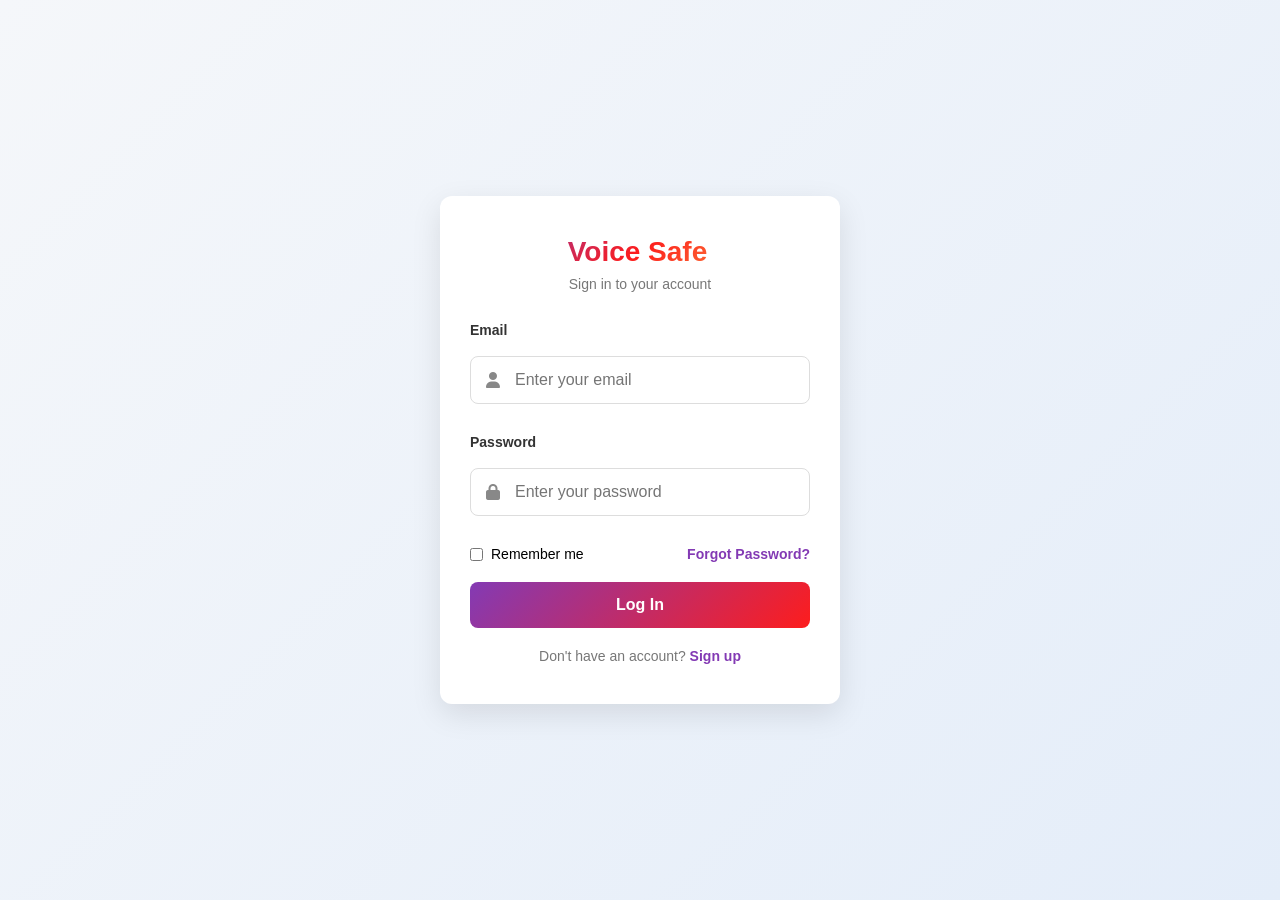
<file: frontend/pages/login.html>
<!DOCTYPE html>
<html lang="en">

<head>
    <meta charset="UTF-8">
    <meta name="viewport" content="width=device-width, initial-scale=1.0">
    <title>Voice Safer - Login</title>
    <link rel="stylesheet" href="https://cdnjs.cloudflare.com/ajax/libs/font-awesome/6.4.0/css/all.min.css">
    <link rel="stylesheet" href="../styles/login.css">
</head>

<body>
    <div class="login-container">
        <div class="logo">
            <h1>Voice Safe</h1>
            <p>Sign in to your account</p>
        </div>

        <form>
            <div class="form-group">
                <label for="email">Email</label>
                <div class="input-with-icon">
                    <i class="fas fa-user"></i>
                    <input type="text" id="email" placeholder="Enter your email" required>
                </div>
            </div>

            <div class="form-group">
                <label for="password">Password</label>
                <div class="input-with-icon">
                    <i class="fas fa-lock"></i>
                    <input type="password" id="password" placeholder="Enter your password" required>
                </div>
            </div>

            <div class="options">
                <div class="remember">
                    <input type="checkbox" id="remember">
                    <label for="remember">Remember me</label>
                </div>
                <a href="#" class="forgot-password">Forgot Password?</a>
            </div>

            <button type="submit" class="login-btn">Log In</button>
        </form>

        <div class="signup-link">
            <p>Don't have an account? <a href="./sign_up.html">Sign up</a></p>
        </div>
    </div>

    <script src="../js/config.js"></script>
    <script src="../js/login.js"></script>
</body>

</html>
</file>
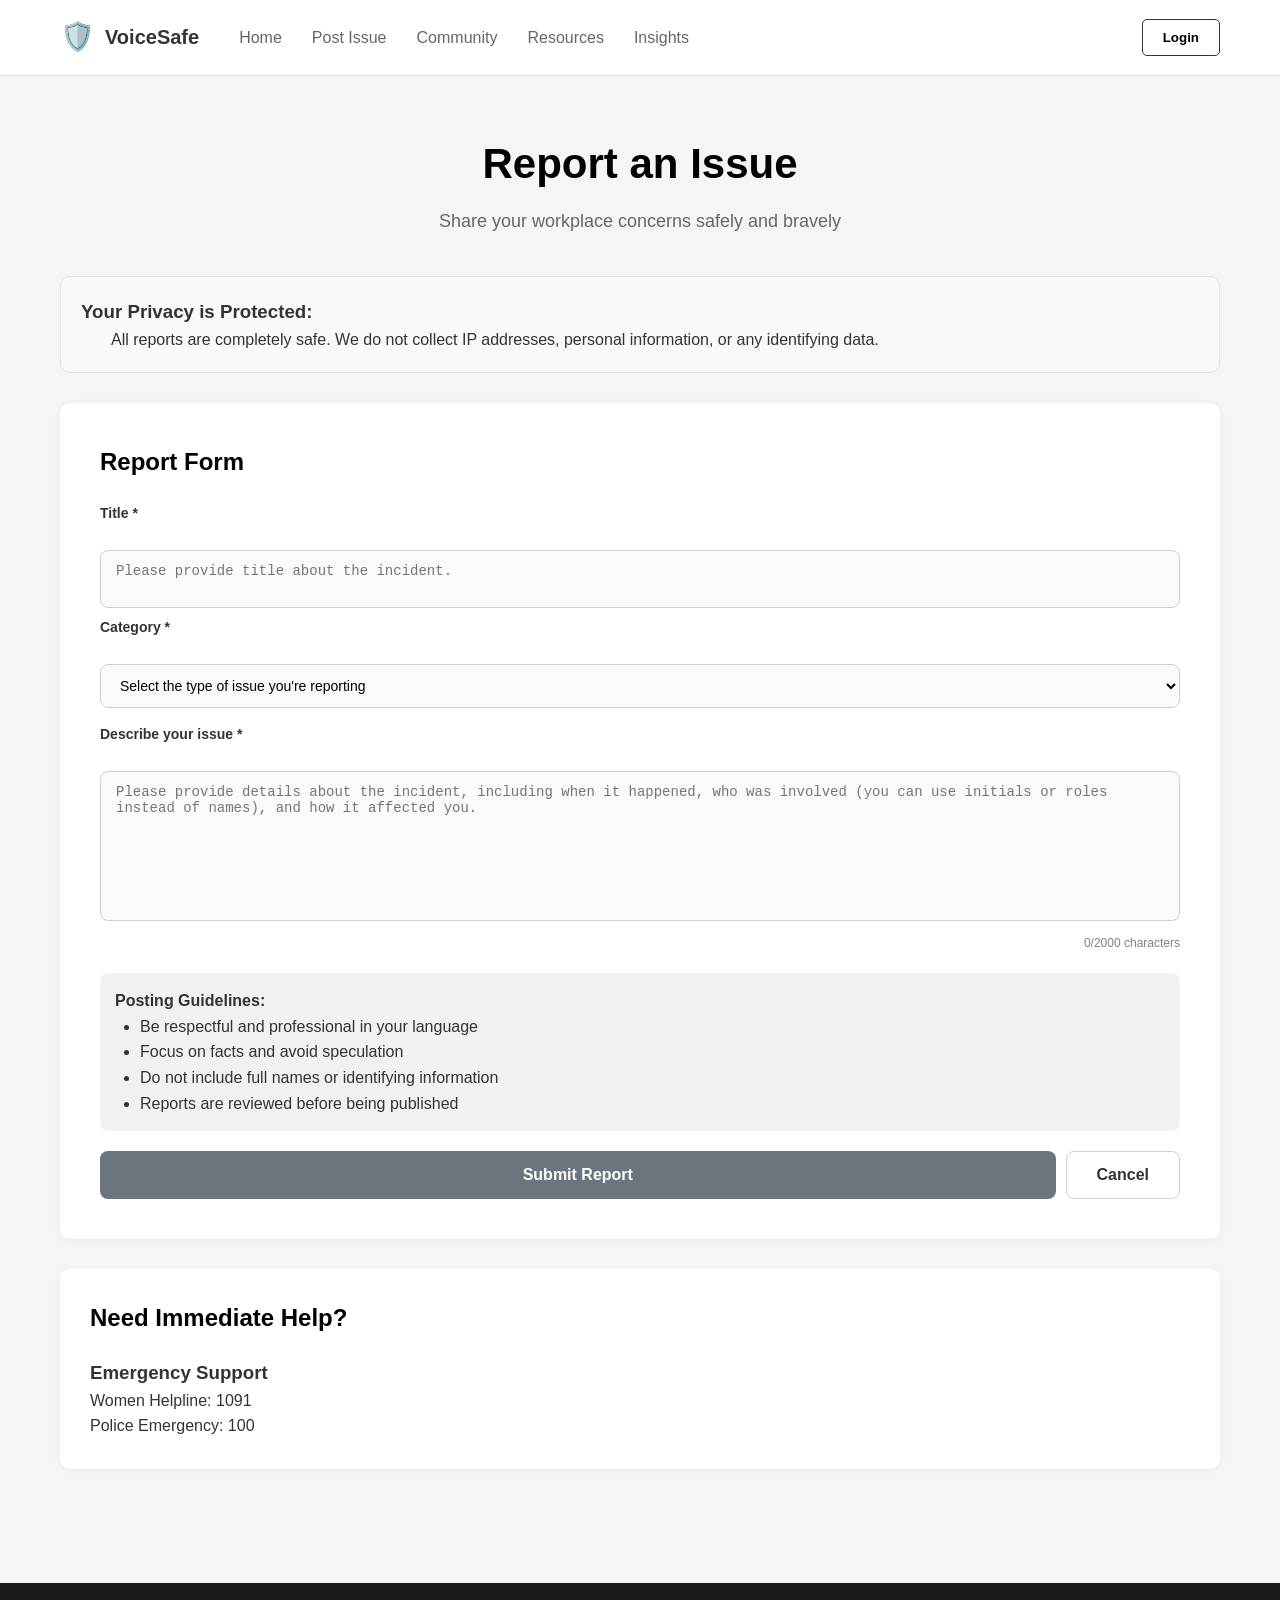
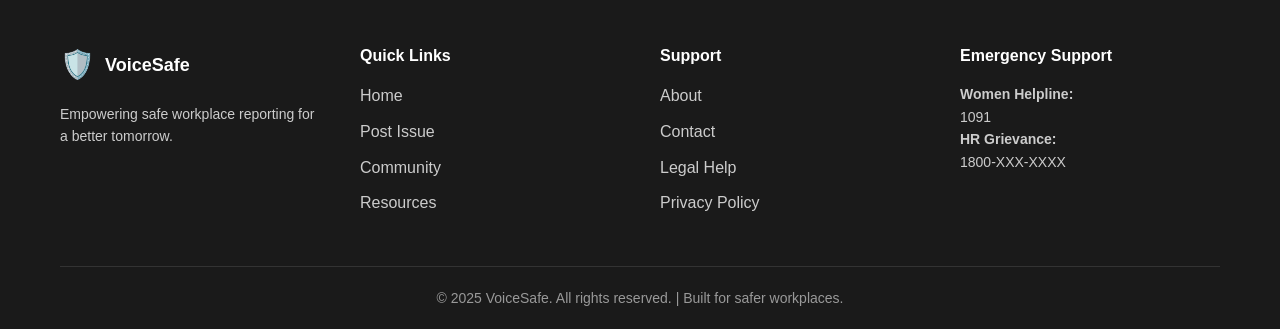
<file: frontend/pages/post_issue.html>
<!DOCTYPE html>
<html lang="en">

<head>
  <meta charset="UTF-8" />
  <meta name="viewport" content="width=device-width, initial-scale=1.0" />
  <title>VoiceSafe - Report an Issue</title>
  <link rel="stylesheet" href="../styles/post_issue.css" />
</head>

<body>
  <header class="header">
    <div class="container">
      <div class="header-content">
        <div class="logo">
          <span class="logo-icon">🛡️</span>
          <span class="logo-text">VoiceSafe</span>
        </div>
        <nav class="nav">
          <a href="../index.html" class="nav-link">Home</a>
          <a href="#post" class="nav-link">Post Issue</a>
          <a href="../pages/community.html" class="nav-link">Community</a>
          <a href="../pages/resources.html" class="nav-link">Resources</a>
          <a href="../pages/insight.html" class="nav-link">Insights</a>
        </nav>
        <div class="header-actions">
          <button class="btn-login" id="loginBtn">Login</button>
        </div>
      </div>
    </div>
  </header>

  <section class="report-container">
    <h1>Report an Issue</h1>
    <p class="subtitle">
      Share your workplace concerns safely and bravely
    </p>

    <div class="privacy-box">
      <h3>Your Privacy is Protected:</h3>
      <p>
        All reports are completely safe. We do not collect IP addresses,
        personal information, or any identifying data.
      </p>
    </div>

    <form class="report-form" id="issueForm">
      <h2>Report Form</h2>

      <label for="title">Title *</label>
      <textarea id="title" maxlength="30" placeholder="Please provide title about the incident."></textarea>

      <label for="category">Category *</label>
      <select id="category" required>
        <option value="">Select the type of issue you're reporting</option>
        <option value="Harassment">Harassment</option>
        <option value="Discrimination">Discrimination</option>
        <option value="Favoritism">Favoritism</option>
        <option value="Bullying">Bullying</option>
        <option value="Other">Other</option>
      </select>

      <label for="description">Describe your issue *</label>
      <textarea id="description" maxlength="2000"
        placeholder="Please provide details about the incident, including when it happened, who was involved (you can use initials or roles instead of names), and how it affected you."></textarea>

      <p class="char-count">0/2000 characters</p>

      <div class="guidelines">
        <strong>Posting Guidelines:</strong>
        <ul>
          <li>Be respectful and professional in your language</li>
          <li>Focus on facts and avoid speculation</li>
          <li>Do not include full names or identifying information</li>
          <li>Reports are reviewed before being published</li>
        </ul>
      </div>

      <div class="buttons">
        <button type="submit" class="submit-btn">Submit Report</button>
        <button type="button" class="cancel-btn">Cancel</button>

      </div>
    </form>

    <div class="help-section">
      <h2>Need Immediate Help?</h2>
      <div class="help-box">
        <div>
          <h3>Emergency Support</h3>
          <p>Women Helpline: 1091</p>
          <p>Police Emergency: 100</p>
        </div>
      </div>
    </div>
  </section>

  <footer class="footer">
    <div class="container">
      <div class="footer-grid">
        <div class="footer-section">
          <div class="footer-logo">
            <span class="logo-icon">🛡️</span>
            <span>VoiceSafe</span>
          </div>
          <p>
            Empowering safe workplace reporting for a better
            tomorrow.
          </p>
        </div>
        <div class="footer-section">
          <h4>Quick Links</h4>
          <ul>
            <li><a href="#">Home</a></li>
            <li><a href="#">Post Issue</a></li>
            <li><a href="#">Community</a></li>
            <li><a href="#">Resources</a></li>
          </ul>
        </div>
        <div class="footer-section">
          <h4>Support</h4>
          <ul>
            <li><a href="#">About</a></li>
            <li><a href="#">Contact</a></li>
            <li><a href="#">Legal Help</a></li>
            <li><a href="#">Privacy Policy</a></li>
          </ul>
        </div>
        <div class="footer-section">
          <h4>Emergency Support</h4>
          <p><strong>Women Helpline:</strong><br />1091</p>
          <p><strong>HR Grievance:</strong><br />1800-XXX-XXXX</p>
        </div>
      </div>
      <div class="footer-bottom">
        <p>
          &copy; 2025 VoiceSafe. All rights reserved. | Built for safer
          workplaces.
        </p>
      </div>
    </div>
  </footer>

  <script src="../js/config.js"></script>
  <script src="../js/post_issue.js"></script>
</body>

</html>
</file>
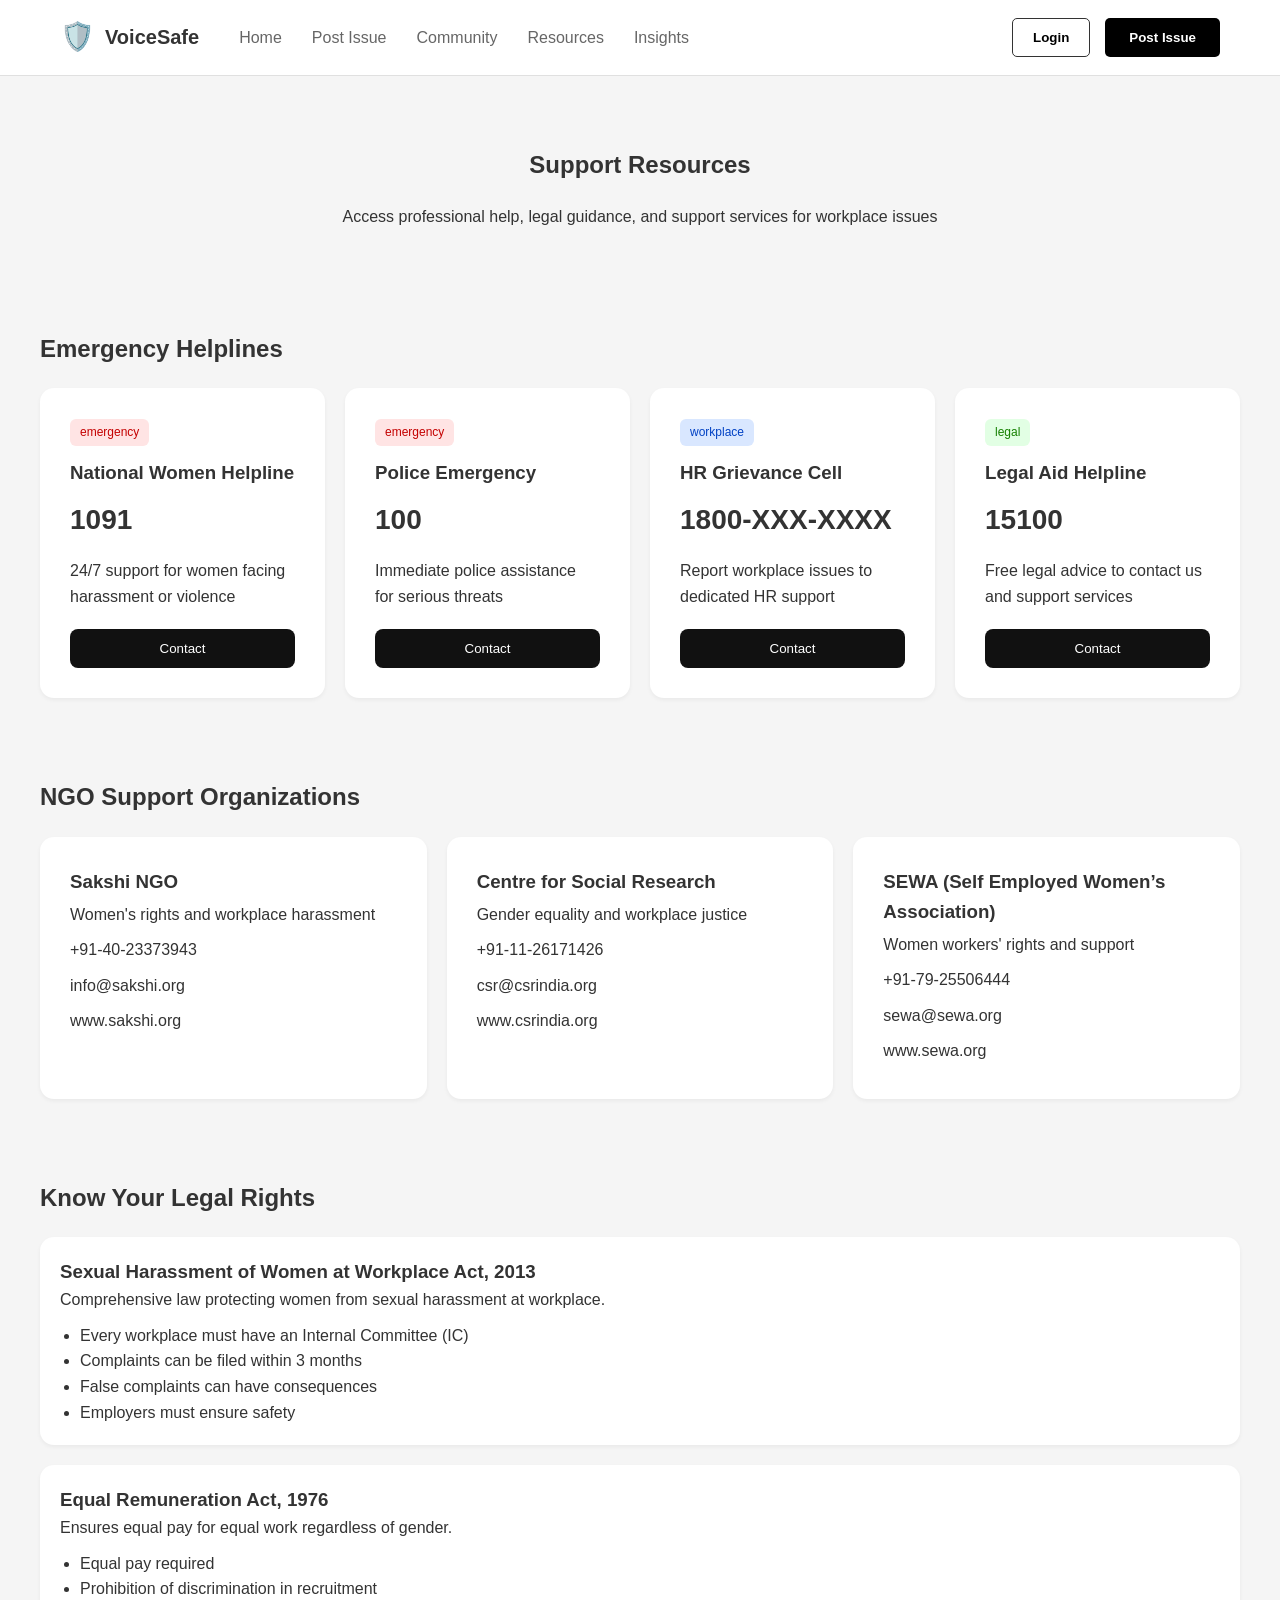
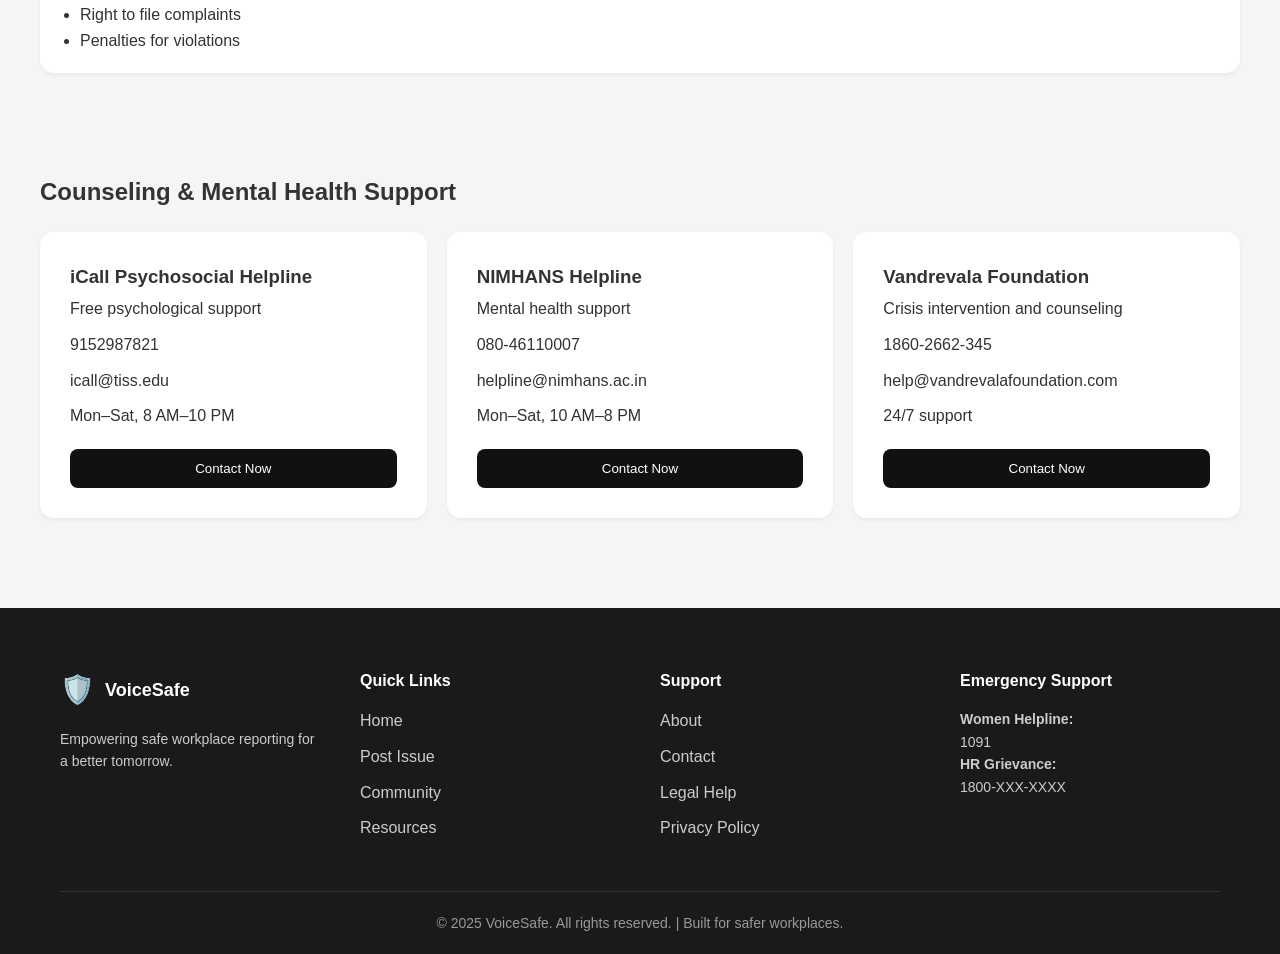
<file: frontend/pages/resources.html>
<!DOCTYPE html>
<html lang="en">

<head>
  <meta charset="UTF-8" />
  <meta name="viewport" content="width=device-width, initial-scale=1.0" />
  <title>VoiceSafe – Support Resources</title>
  <link rel="stylesheet" href="../styles/resources.css" />
</head>

<body>
  <header class="header">
    <div class="container">
      <div class="header-content">
        <div class="logo">
          <span class="logo-icon">🛡️</span>
          <span class="logo-text">VoiceSafe</span>
        </div>
        <nav class="nav">
          <a href="../index.html" class="nav-link">Home</a>
          <a href="../pages/post_issue.html" class="nav-link">Post Issue</a>
          <a href="../pages/community.html" class="nav-link">Community</a>
          <a href="#resources" class="nav-link">Resources</a>
          <a href="../pages/insight.html" class="nav-link">Insights</a>
        </nav>
        <div class="header-actions">
          <button class="btn-login" id="loginBtn">Login</button>
          <button class="btn-primary" id="postIssueBtn">Post Issue</button>
        </div>
      </div>
    </div>
  </header>

  <section class="hero">
    <h1>Support Resources</h1>
    <p>
      Access professional help, legal guidance, and support services for
      workplace issues
    </p>
  </section>

  <section class="section">
    <h2>Emergency Helplines</h2>
    <div class="card-grid">
      <div class="card emergency">
        <span class="tag emergency-tag">emergency</span>
        <h3>National Women Helpline</h3>
        <div class="number">1091</div>
        <p>24/7 support for women facing harassment or violence</p>
        <button class="call-btn">Contact</button>
      </div>
      <div class="card emergency">
        <span class="tag emergency-tag">emergency</span>
        <h3>Police Emergency</h3>
        <div class="number">100</div>
        <p>Immediate police assistance for serious threats</p>
        <button class="call-btn">Contact</button>
      </div>
      <div class="card workplace">
        <span class="tag workplace-tag">workplace</span>
        <h3>HR Grievance Cell</h3>
        <div class="number">1800-XXX-XXXX</div>
        <p>Report workplace issues to dedicated HR support</p>
        <button class="call-btn">Contact</button>
      </div>
      <div class="card legal">
        <span class="tag legal-tag">legal</span>
        <h3>Legal Aid Helpline</h3>
        <div class="number">15100</div>
        <p>Free legal advice to contact us and support services</p>
        <button class="call-btn">Contact</button>
      </div>
    </div>
  </section>

  <section class="section">
    <h2>NGO Support Organizations</h2>
    <div class="card-grid">
      <div class="card">
        <h3>Sakshi NGO</h3>
        <p>Women's rights and workplace harassment</p>
        <div class="contact-info">
          <p>+91-40-23373943</p>
          <p>info@sakshi.org</p>
          <p>www.sakshi.org</p>
        </div>
      </div>
      <div class="card">
        <h3>Centre for Social Research</h3>
        <p>Gender equality and workplace justice</p>
        <div class="contact-info">
          <p>+91-11-26171426</p>
          <p>csr@csrindia.org</p>
          <p>www.csrindia.org</p>
        </div>
      </div>
      <div class="card">
        <h3>SEWA (Self Employed Women’s Association)</h3>
        <p>Women workers' rights and support</p>
        <div class="contact-info">
          <p>+91-79-25506444</p>
          <p>sewa@sewa.org</p>
          <p>www.sewa.org</p>
        </div>
      </div>
    </div>
  </section>

  <section class="section">
    <h2>Know Your Legal Rights</h2>
    <div class="legal-card">
      <h3>Sexual Harassment of Women at Workplace Act, 2013</h3>
      <p>
        Comprehensive law protecting women from sexual harassment at
        workplace.
      </p>
      <ul>
        <li>Every workplace must have an Internal Committee (IC)</li>
        <li>Complaints can be filed within 3 months</li>
        <li>False complaints can have consequences</li>
        <li>Employers must ensure safety</li>
      </ul>
    </div>
    <div class="legal-card">
      <h3>Equal Remuneration Act, 1976</h3>
      <p>Ensures equal pay for equal work regardless of gender.</p>
      <ul>
        <li>Equal pay required</li>
        <li>Prohibition of discrimination in recruitment</li>
        <li>Right to file complaints</li>
        <li>Penalties for violations</li>
      </ul>
    </div>
  </section>

  <section class="section">
    <h2>Counseling & Mental Health Support</h2>
    <div class="card-grid">
      <div class="card">
        <h3>iCall Psychosocial Helpline</h3>
        <p>Free psychological support</p>
        <p>9152987821</p>
        <p>icall@tiss.edu</p>
        <p>Mon–Sat, 8 AM–10 PM</p>
        <button class="call-btn">Contact Now</button>
      </div>
      <div class="card">
        <h3>NIMHANS Helpline</h3>
        <p>Mental health support</p>
        <p>080-46110007</p>
        <p>helpline@nimhans.ac.in</p>
        <p>Mon–Sat, 10 AM–8 PM</p>
        <button class="call-btn">Contact Now</button>
      </div>
      <div class="card">
        <h3>Vandrevala Foundation</h3>
        <p>Crisis intervention and counseling</p>
        <p>1860-2662-345</p>
        <p>help@vandrevalafoundation.com</p>
        <p>24/7 support</p>
        <button class="call-btn">Contact Now</button>
      </div>
    </div>
  </section>

  <footer class="footer">
    <div class="container">
      <div class="footer-grid">
        <div class="footer-section">
          <div class="footer-logo">
            <span class="logo-icon">🛡️</span>
            <span>VoiceSafe</span>
          </div>
          <p>
            Empowering safe workplace reporting for a better
            tomorrow.
          </p>
        </div>
        <div class="footer-section">
          <h4>Quick Links</h4>
          <ul>
            <li><a href="#">Home</a></li>
            <li><a href="#">Post Issue</a></li>
            <li><a href="#">Community</a></li>
            <li><a href="#">Resources</a></li>
          </ul>
        </div>
        <div class="footer-section">
          <h4>Support</h4>
          <ul>
            <li><a href="#">About</a></li>
            <li><a href="#">Contact</a></li>
            <li><a href="#">Legal Help</a></li>
            <li><a href="#">Privacy Policy</a></li>
          </ul>
        </div>
        <div class="footer-section">
          <h4>Emergency Support</h4>
          <p><strong>Women Helpline:</strong><br />1091</p>
          <p><strong>HR Grievance:</strong><br />1800-XXX-XXXX</p>
        </div>
      </div>
      <div class="footer-bottom">
        <p>
          &copy; 2025 VoiceSafe. All rights reserved. | Built for safer
          workplaces.
        </p>
      </div>
    </div>
  </footer>
</body>

<script src="../js/config.js"></script>
<script src="../js/resources.js"></script>

</html>
</file>
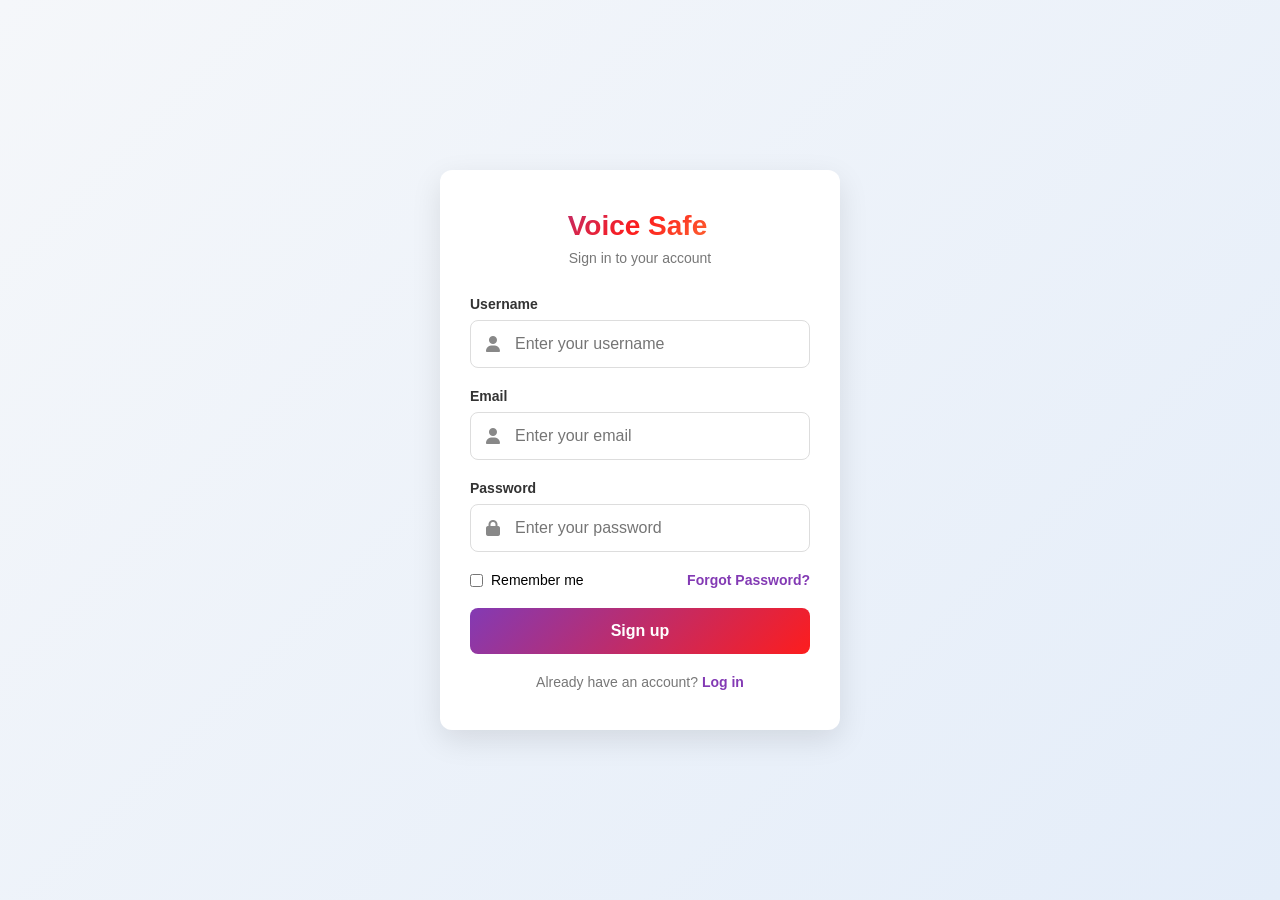
<file: frontend/pages/sign_up.html>
<!DOCTYPE html>
<html lang="en">

<head>
  <meta charset="UTF-8" />
  <meta name="viewport" content="width=device-width, initial-scale=1.0" />
  <title>Voice Safer - Login</title>
  <link rel="stylesheet" href="https://cdnjs.cloudflare.com/ajax/libs/font-awesome/6.4.0/css/all.min.css" />
  <link rel="stylesheet" href="../styles/sign_up.css" />
</head>

<body>
  <div class="login-container">
    <div class="logo">
      <h1>Voice Safe</h1>
      <p>Sign in to your account</p>
    </div>

    <form>
      <div class="form-group">
        <label for="username">Username</label>
        <div class="input-with-icon">
          <i class="fas fa-user"></i>
          <input type="text" id="username" placeholder="Enter your username" required />
        </div>
      </div>

      <div class="form-group">
        <label for="email">Email</label>
        <div class="input-with-icon">
          <i class="fas fa-user"></i>
          <input type="text" id="email" placeholder="Enter your email" required />
        </div>
      </div>

      <div class="form-group">
        <label for="password">Password</label>
        <div class="input-with-icon">
          <i class="fas fa-lock"></i>
          <input type="password" id="password" placeholder="Enter your password" required />
        </div>
      </div>

      <div class="options">
        <div class="remember">
          <input type="checkbox" id="remember" />
          <label for="remember">Remember me</label>
        </div>
        <a href="#" class="forgot-password">Forgot Password?</a>
      </div>

      <button type="button" class="login-btn">
        Sign up
      </button>
    </form>

    <div class="signup-link">
      <p>Already have an account? <a href="./login.html">Log in</a></p>
    </div>
  </div>
  <script src="../js/config.js"></script>
  <script src="../js/sign_up.js"></script>
</body>

</html>
</file>
<file: frontend/styles/login.css>
* {
            margin: 0;
            padding: 0;
            box-sizing: border-box;
            font-family: 'Segoe UI', Tahoma, Geneva, Verdana, sans-serif;
        }
        
        body {
            background: linear-gradient(135deg, #f5f7fa, #e4edf9);
            min-height: 100vh;
            display: flex;
            justify-content: center;
            align-items: center;
            padding: 20px;
        }
        
        .login-container {
            background: white;
            border-radius: 12px;
            box-shadow: 0 10px 30px rgba(0,0,0,0.1);
            width: 100%;
            max-width: 400px;
            padding: 40px 30px;
            text-align: center;
        }
        
        .logo h1 {
            font-size: 28px;
            font-weight: 700;
            background: linear-gradient(135deg, #833ab4, #fd1d1d, #fcb045);
            background-clip: text;
            color: transparent;
            margin-bottom: 8px;
            margin-right: 5px;
        }
        
        .logo p {
            color: #777;
            font-size: 14px;
            margin-bottom: 30px;
        }
        
        .form-group {
            margin-bottom: 20px;
            text-align: left;
        }
        
        .form-group label {
            display: block;
            margin-bottom: 8px;
            font-weight: 600;
            color: #333;
            font-size: 14px;
        }
        
        .input-with-icon {
            position: relative;
        }
        
        .form-group input {
            width: 100%;
            padding: 14px 16px 14px 44px;
            border: 1px solid #ddd;
            border-radius: 8px;
            font-size: 16px;
            margin: 10px 0px;
        }
        
        .form-group i {
            position: absolute;
            left: 16px;
            top: 50%;
            transform: translateY(-50%);
            color: #888;
        }
        
        .options {
            display: flex;
            justify-content: space-between;
            font-size: 14px;
        }
        
        .remember {
            display: flex;
            align-items: center;
        }
        
        .remember input {
            margin-right: 8px;
        }
        
        .forgot-password {
            color: #833ab4;
            text-decoration: none;
            font-weight: 600;
        }
        
        .login-btn {
            background: linear-gradient(135deg, #833ab4, #fd1d1d);
            color: white;
            border: none;
            padding: 14px;
            border-radius: 8px;
            font-size: 16px;
            font-weight: 600;
            cursor: pointer;
            width: 100%;
            margin: 20px 0;
        }
        
        .signup-link {
            color: #777;
            font-size: 14px;
        }
        
        .signup-link a {
            color: #833ab4;
            text-decoration: none;
            font-weight: 600;
        }
</file>
<file: frontend/styles/post_issue.css>
* {
  margin: 0;
  padding: 0;
  box-sizing: border-box;
}

body {
  font-family: -apple-system, BlinkMacSystemFont, "Segoe UI", Roboto, sans-serif;
  background-color: #f5f5f5;
  color: #333333;
  line-height: 1.6;
}

.container {
  max-width: 1200px;
  margin: 0 auto;
  padding: 0 20px;
}


.header {
  background-color: #ffffff;
  border-bottom: 1px solid #e0e0e0;
  padding: 15px 0;
  position: sticky;
  top: 0px;
  z-index: 100;
}

.header-content {
  display: flex;
  align-items: center;
  gap: 40px;
}

.logo {
  display: flex;
  align-items: center;
  gap: 10px;
  font-size: 20px;
  font-weight: 700;
}

.logo-icon {
  font-size: 28px;
}

.nav {
  display: flex;
  gap: 30px;
  flex: 1;
}

.nav-link {
  text-decoration: none;
  color: #666666;
  font-weight: 500;
  transition: color 0.3s ease;
}

.nav-link:hover {
  color: #0066cc;
}

.header-actions {
  display: flex;
  gap: 15px;
}

.btn-login {
  background: none;
  border: 1px solid #333333;
  padding: 10px 20px;
  border-radius: 5px;
  cursor: pointer;
  font-weight: 600;
  transition: all 0.3s ease;
}

.btn-login:hover {
  background-color: #333333;
  color: white;
}

.btn-primary {
  background-color: #000000;
  color: white;
  border: none;
  padding: 12px 24px;
  border-radius: 5px;
  font-weight: 600;
  cursor: pointer;
  transition: background-color 0.3s ease;
}

.btn-primary:hover {
  background-color: #333333;
}



.report-container {
  max-width: 1200px;
  margin: 40px auto;
  padding: 14px 20px;
}

.report-container h1 {
  text-align: center;
  font-size: 42px;
  font-weight: 800;
  margin-bottom: 10px;
  color: rgb(0, 0, 0);
}

.subtitle {
  text-align: center;
  font-size: 18px;
  color: #666666;
  margin-bottom: 40px;
}

.privacy-box {
  padding: 20px;
  border-radius: 10px;
  margin-bottom: 30px;
  background-color: rgb(248, 249, 250);
  border: 1px solid rgb(224, 224, 224);
  width: 1160px;
  margin-right: 30px;
}

.privacy-box p {
  padding-left: 30px;
}

.privacy-box h1 {
  padding-left: 30px;
}

.report-form {
  padding: 40px;
  border-radius: 10px;
  background-color: white;
  box-shadow: rgba(0, 0, 0, 0.05) 0px 2px 10px;
  margin-bottom: 30px;
}

.report-form h2 {
  font-size: 24px;
  font-weight: 700;
  color: #000000;
  margin-bottom: 20px;
}

.report-form label {
  display: block;
  font-size: 14px;
  margin-bottom: 8px;
  font-weight: 600;
  color: #333333;
}

#category {
  margin-bottom: 15px;
}

.report-form select,
.report-form textarea,
.report-form input[type="file"] {
  width: 100%;
  margin-top: 18px;
  padding: 12px 15px;
  border: 1px solid #d0d0d0;
  border-radius: 8px;
  font-size: 14px;
  transition: all 0.3s ease;
  background-color: #fafafa;
}

#title {
  min-height: 15px;
  resize: none;
}

textarea {
  min-height: 150px;
  resize: none;
}

.char-count {
  text-align: right;
  color: gray;
  font-size: 12px;
  margin-top: 5px;
}

.file-upload {
  border: 2px dashed #d0d0d0;
  text-align: center;
  padding: 40px;
  border-radius: 8px;
  background-color: #fafafa;
  transition: all 0.3s ease;
  height: 220px;
}

.file-upload:hover {
  border-color: #999999;
  background-color: #f5f5f5;
}

.guidelines {
  background: #f1f1f1;
  padding: 15px;
  border-radius: 8px;
  margin-top: 20px;
}

.guidelines ul {
  margin-left: 25px;
}

.buttons {
  display: flex;
  justify-content: space-between;
  margin-top: 20px;
}

.submit-btn {
  flex: 1;
  background-color: #6c757d;
  color: white;
  padding: 10px 20px;
  border: none;
  border-radius: 8px;
  font-size: 16px;
  font-weight: 600;
  cursor: pointer;
  transition: all 0.3s ease;
}

.submit-btn:hover {
  background-color: #5a6268;
}

.submit-btn a{
  color: white;
  text-decoration: none;
}

.cancel-btn {
  margin-left: 10px;
  font-size: 16px;
  font-weight: 600;
  padding: 14px 30px;
  border-radius: 8px;
  background-color: white;
  color: #333333;
  border: 1px solid #d0d0d0;
  cursor: pointer;
  transition: all 0.3s ease;
}

.cancel-btn:hover {
  background-color: #f5f5f5;
}


.help-section {
  background-color: white;
  padding: 30px;
  border-radius: 10px;
  box-shadow: 0 2px 10px rgba(0, 0, 0, 0.05);
  margin-bottom: 60px;
}

.help-section h2 {
  font-size: 24px;
  font-weight: 700;
  margin-bottom: 20px;
  color: #000000;
}


.footer {
  background-color: #1a1a1a;
  color: #ccc;
  padding: 60px 0 20px;
}

.footer-grid {
  display: grid;
  grid-template-columns: repeat(auto-fit, minmax(220px, 1fr));
  gap: 40px;
  margin-bottom: 40px;
}

.footer-section h4 {
  color: white;
  margin-bottom: 15px;
  font-size: 16px;
}

.footer-section ul {
  list-style: none;
}

.footer-section ul li {
  margin-bottom: 10px;
}

.footer-section a {
  color: #ccc;
  text-decoration: none;
  transition: color 0.3s ease;
}

.footer-section a:hover {
  color: white;
}

.footer-logo {
  display: flex;
  align-items: center;
  gap: 10px;
  font-size: 18px;
  font-weight: 700;
  color: white;
  margin-bottom: 15px;
}

.footer-section p {
  font-size: 14px;
  line-height: 1.6;
}

.footer-bottom {
  text-align: center;
  padding-top: 20px;
  border-top: 1px solid #333;
  color: #999;
  font-size: 14px;
}


@media (max-width: 992px) {

  .header-content {
    flex-wrap: wrap;
    justify-content: space-between;
    gap: 20px;
  }

  .nav {
    width: 100%;
    order: 3;
    justify-content: center;
    flex-wrap: wrap;
    gap: 20px;
  }

  .header-actions {
    order: 2;
    margin-left: auto;
  }

  .report-container {
    padding: 20px;
  }

  .privacy-box {
    width: 100%;
    margin-right: 0;
  }

  .buttons {
    flex-direction: column;
    gap: 10px;
  }

  .submit-btn,
  .cancel-btn {
    width: 100%;
  }
}


@media (max-width: 768px) {

  .header-content {
    flex-direction: column;
    text-align: center;
  }

  .nav {
    flex-wrap: wrap;
    gap: 12px;
  }

  .header-actions {
    flex-direction: row;
    justify-content: center;
  }

  .report-container h1 {
    font-size: 32px;
  }

  .subtitle {
    font-size: 16px;
  }

  .report-form {
    padding: 25px;
  }

  textarea {
    min-height: 120px;
  }

  .file-upload {
    padding: 25px;
    height: auto;
  }

  .help-section {
    padding: 25px;
  }

  .footer-grid {
    grid-template-columns: 1fr 1fr;
    text-align: center;
  }

  .footer-logo {
    justify-content: center;
  }
}


@media (max-width: 576px) {

  .nav {
    flex-direction: column;
    gap: 8px;
  }

  .header-actions {
    flex-direction: column;
    width: 100%;
    gap: 10px;
  }

  .btn-login,
  .btn-primary {
    width: 100%;
  }

  .report-container {
    padding: 10px;
    margin: 20px auto;
  }

  .report-container h1 {
    font-size: 26px;
  }

  .subtitle {
    font-size: 14px;
  }

  .report-form {
    padding: 18px;
  }

  label {
    font-size: 13px;
  }

  select,
  textarea,
  input[type="file"] {
    font-size: 13px;
    padding: 10px 12px;
  }

  .guidelines ul {
    margin-left: 15px;
  }

  .buttons {
    flex-direction: column;
  }

  .submit-btn,
  .cancel-btn {
    width: 100%;
  }

  .help-section {
    padding: 20px;
  }

  .footer-grid {
    grid-template-columns: 1fr;
    text-align: center;
    gap: 25px;
  }
}
</file>
<file: frontend/styles/resources.css>
* {
  margin: 0;
  padding: 0;
  box-sizing: border-box;
}

body {
  font-family: -apple-system, BlinkMacSystemFont, "Segoe UI", Roboto, sans-serif;
  background-color: #f5f5f5;
  color: #333333;
  line-height: 1.6;
}

.container {
  max-width: 1200px;
  margin: 0 auto;
  padding: 0 20px;
}


.header {
  background-color: #ffffff;
  border-bottom: 1px solid #e0e0e0;
  padding: 15px 0;
  position: sticky;
  top: 0px;
  z-index: 100;
}

.header-content {
  display: flex;
  align-items: center;
  gap: 40px;
}

.logo {
  display: flex;
  align-items: center;
  gap: 10px;
  font-size: 20px;
  font-weight: 700;
}

.logo-icon {
  font-size: 28px;
}

.nav {
  display: flex;
  gap: 30px;
  flex: 1;
}

.nav-link {
  text-decoration: none;
  color: #666666;
  font-weight: 500;
  transition: color 0.3s ease;
}

.nav-link:hover {
  color: #0066cc;
}

.header-actions {
  display: flex;
  gap: 15px;
}

.btn-login {
  background: none;
  border: 1px solid #333333;
  padding: 10px 20px;
  border-radius: 5px;
  cursor: pointer;
  font-weight: 600;
  transition: all 0.3s ease;
}

.btn-login:hover {
  background-color: #333333;
  color: white;
}

.btn-primary {
  background-color: #000000;
  color: white;
  border: none;
  padding: 12px 24px;
  border-radius: 5px;
  font-weight: 600;
  cursor: pointer;
  transition: background-color 0.3s ease;
}

.btn-primary:hover {
  background-color: #333333;
}

.btn-secondary {
  background-color: transparent;
  color: #333333;
  border: 1px solid #333333;
  padding: 10px 20px;
  border-radius: 5px;
  font-weight: 600;
  cursor: pointer;
  transition: all 0.3s ease;
}

.btn-secondary:hover {
  background-color: #333333;
  color: white;
}


.section {
    padding: 40px;
}
.section h2 {
    margin-bottom: 20px;
}
.card-grid {
    display: grid;
    gap: 20px;
    grid-template-columns: repeat(auto-fit, minmax(280px, 1fr));
}
.card {
    background: #fff;
    padding: 30px;
    border-radius: 14px;
    box-shadow: 0 2px 4px rgba(0,0,0,0.05);
}
.card .number {
    font-size: 28px;
    font-weight: bold;
    margin: 10px 0;
}

.hero h1{
    justify-content: center;
    align-items: center;
    margin-top: 10px;
}

.hero p{
      margin-top: 20px;
}

.hero {
    text-align: center;
    padding: 60px 20px;
}

.card p{
    padding: 5px;
    padding-left: 0px;
}


.tag {
    display: inline-block;
    padding: 4px 10px;
    border-radius: 6px;
    font-size: 12px;
    margin-bottom: 12px;
}
.emergency-tag { background-color: #FFE4E4; color: #C40000; }
.workplace-tag { background-color: #D9E7FF; color: #0041C4; }
.legal-tag { background-color: #E2FFE4; color: #168000; }

.call-btn,
.secondary-btn {
    width: 100%;
    padding: 12px;
    border: none;
    border-radius: 8px;
    cursor: pointer;
}
.call-btn {
    background: #111;
    color: white;
    margin-top: 15px;
}

.legal-card {
    background: #fff;
    padding: 20px;
    border-radius: 14px;
    margin-bottom: 20px;
    box-shadow: 0 2px 4px rgba(0,0,0,0.05);
}
.legal-card ul {
    margin-top: 10px;
    margin-left: 20px;
}


.footer {
  background-color: #1a1a1a;
  color: #ccc;
  padding: 60px 0 20px;
  margin-top: 50px;
}

.footer-grid {
  display: grid;
  grid-template-columns: repeat(auto-fit, minmax(220px, 1fr));
  gap: 40px;
  margin-bottom: 40px;
}

.footer-section h4 {
  color: white;
  margin-bottom: 15px;
  font-size: 16px;
}

.footer-section ul {
  list-style: none;
}

.footer-section ul li {
  margin-bottom: 10px;
}

.footer-section a {
  color: #ccc;
  text-decoration: none;
  transition: color 0.3s ease;
}

.footer-section a:hover {
  color: white;
}

.footer-logo {
  display: flex;
  align-items: center;
  gap: 10px;
  font-size: 18px;
  font-weight: 700;
  color: white;
  margin-bottom: 15px;
}

.footer-section p {
  font-size: 14px;
  line-height: 1.6;
}

.footer-bottom {
  text-align: center;
  padding-top: 20px;
  border-top: 1px solid #333;
  color: #999;
  font-size: 14px;
}


@media (max-width: 992px) {

  .header-content {
    flex-wrap: wrap;
    gap: 20px;
  }

  .nav {
    order: 3;
    width: 100%;
    justify-content: center;
    gap: 20px;
  }

  .header-actions {
    order: 2;
    margin-left: auto;
  }

  .hero h1,
  .hero p {
    margin-left: 0;
    text-align: center;
  }

  .section {
    padding: 30px 20px;
  }
}


@media (max-width: 768px) {

  .header-content {
    flex-direction: column;
    align-items: center;
    text-align: center;
  }

  .nav {
    flex-wrap: wrap;
    gap: 15px;
  }

  .header-actions {
    justify-content: center;
  }

  .hero h1 {
    font-size: 28px;
    margin-top: 20px;
  }

  .hero p {
    font-size: 16px;
    max-width: 500px;
    margin: 10px auto 0 auto;
  }

  .card-grid {
    grid-template-columns: 1fr;
  }

  .card {
    padding: 20px;
  }

  .legal-card {
    padding: 20px;
  }

  .footer-grid {
    grid-template-columns: 1fr 1fr;
  }
}


@media (max-width: 576px) {

  .nav {
    flex-direction: column;
    align-items: center;
  }

  .header-actions {
    flex-direction: column;
    width: 100%;
  }

  .btn-login,
  .btn-primary {
    width: 100%;
    text-align: center;
  }

  .hero h1 {
    font-size: 24px;
  }

  .hero p {
    font-size: 14px;
  }

  .section {
    padding: 20px 15px;
  }

  .footer-grid {
    grid-template-columns: 1fr;
    text-align: center;
  }
}
</file>
<file: frontend/styles/sign_up.css>
* {
            margin: 0;
            padding: 0;
            box-sizing: border-box;
            font-family: 'Segoe UI', Tahoma, Geneva, Verdana, sans-serif;
        }
        
        body {
            background: linear-gradient(135deg, #f5f7fa, #e4edf9);
            min-height: 100vh;
            display: flex;
            justify-content: center;
            align-items: center;
            padding: 20px;
        }
        
        .login-container {
            background: white;
            border-radius: 12px;
            box-shadow: 0 10px 30px rgba(0,0,0,0.1);
            width: 100%;
            max-width: 400px;
            padding: 40px 30px;
            text-align: center;
        }
        
        .logo h1 {
            font-size: 28px;
            font-weight: 700;
            background: linear-gradient(135deg, #833ab4, #fd1d1d, #fcb045);
            background-clip: text;
            color: transparent;
            margin-bottom: 8px;
            margin-right: 5px;
        }
        
        .logo p {
            color: #777;
            font-size: 14px;
            margin-bottom: 30px;
        }
        
        .form-group {
            margin-bottom: 20px;
            text-align: left;
        }
        
        .form-group label {
            display: block;
            margin-bottom: 8px;
            font-weight: 600;
            color: #333;
            font-size: 14px;
        }
        
        .input-with-icon {
            position: relative;
        }
        
        .form-group input {
            width: 100%;
            padding: 14px 16px 14px 44px;
            border: 1px solid #ddd;
            border-radius: 8px;
            font-size: 16px;
        }
        
        .form-group i {
            position: absolute;
            left: 16px;
            top: 50%;
            transform: translateY(-50%);
            color: #888;
        }
        
        .options {
            display: flex;
            justify-content: space-between;
            font-size: 14px;
        }
        
        .remember {
            display: flex;
            align-items: center;
        }
        
        .remember input {
            margin-right: 8px;
        }
        
        .forgot-password {
            color: #833ab4;
            text-decoration: none;
            font-weight: 600;
        }
        
        .login-btn {
            background: linear-gradient(135deg, #833ab4, #fd1d1d);
            color: white;
            border: none;
            padding: 14px;
            border-radius: 8px;
            font-size: 16px;
            font-weight: 600;
            cursor: pointer;
            width: 100%;
            margin: 20px 0;
        }
        
        
        .signup-link {
            color: #777;
            font-size: 14px;
        }
        
        .signup-link a {
            color: #833ab4;
            text-decoration: none;
            font-weight: 600;
        }
        
        @media (max-width: 480px) {
            .options {
                flex-direction: column;
                align-items: flex-start;
                gap: 10px;
            }
        }
</file>
